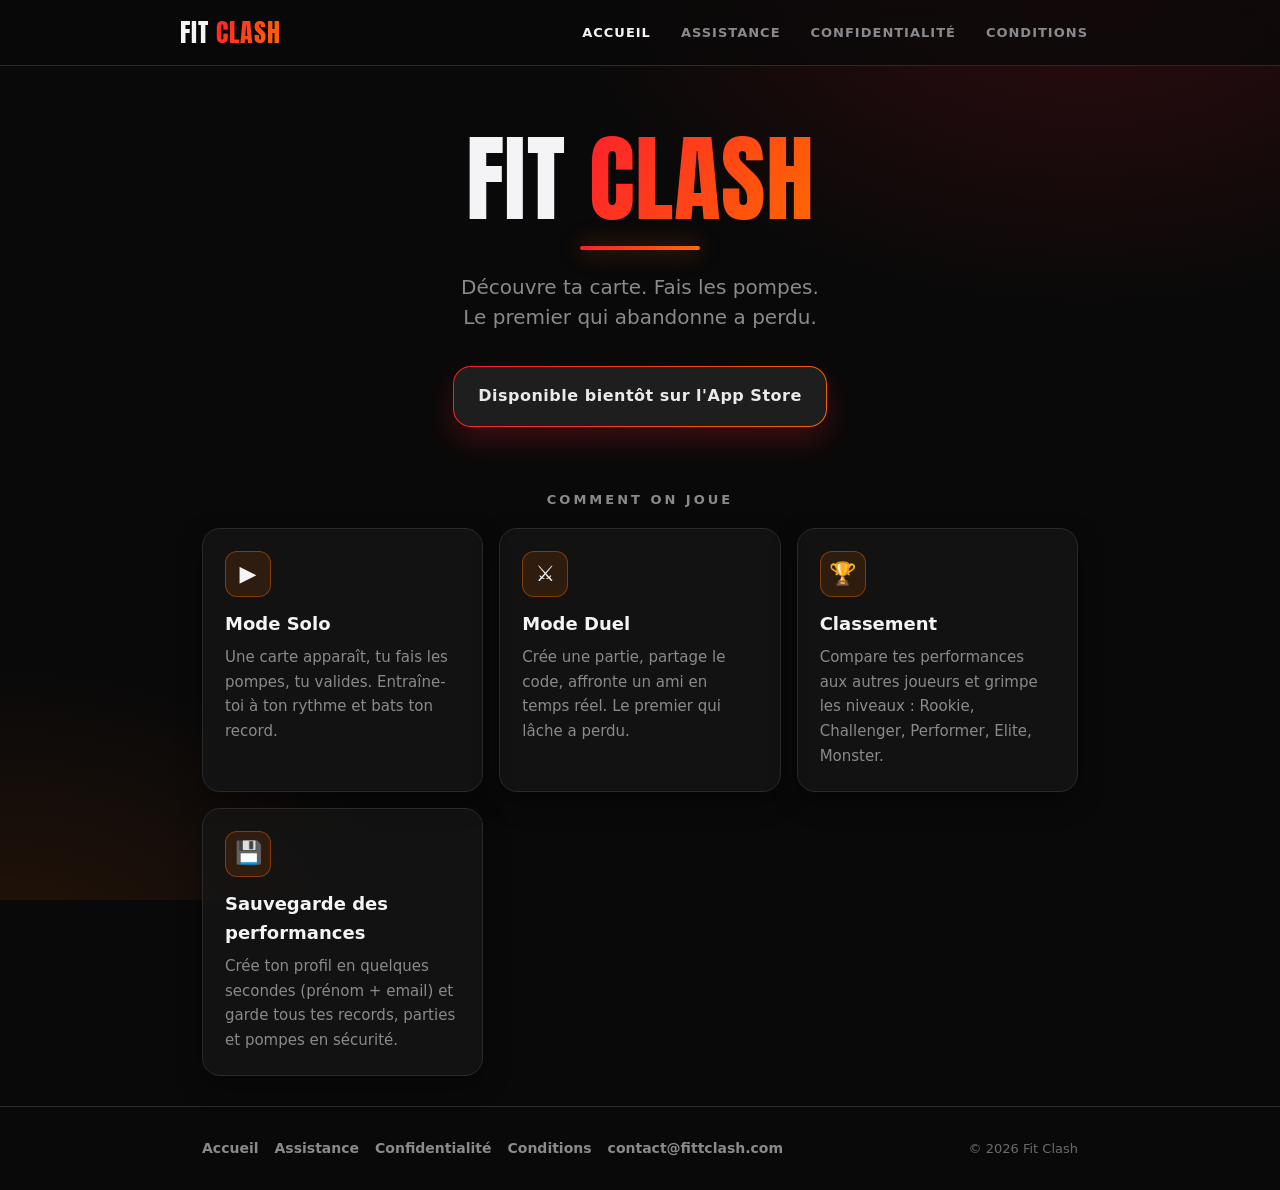
<file: index.html>
<!doctype html>
<html lang="fr">
<head>
  <meta charset="utf-8" />
  <meta name="viewport" content="width=device-width, initial-scale=1" />
  <title>Fit Clash — Le jeu de cartes des pompes</title>
  <meta name="description" content="Fit Clash : découvre ta carte, fais les pompes, le premier qui abandonne a perdu. Mode solo, mode duel, classement et sauvegarde des performances. Bientôt sur l'App Store." />
  <meta name="theme-color" content="#090909" />
  <link rel="canonical" href="https://fittclash.com/" />
  <meta property="og:title" content="Fit Clash" />
  <meta property="og:description" content="Découvre ta carte. Fais les pompes. Le premier qui abandonne a perdu." />
  <meta property="og:type" content="website" />
  <meta property="og:url" content="https://fittclash.com/" />
  <link rel="icon" type="image/png" href="/favicon.png" />
  <link rel="stylesheet" href="/styles.css" />
</head>
<body>
  <header class="site-header">
    <div class="container nav">
      <a class="logo display" href="/"><span class="a">FIT</span> <span class="grad-text">CLASH</span></a>
      <nav class="nav-links">
        <a href="/" class="active">Accueil</a>
        <a href="/support">Assistance</a>
        <a href="/privacy">Confidentialité</a>
        <a href="/terms">Conditions</a>
      </nav>
    </div>
  </header>

  <main>
    <section class="hero">
      <div class="container">
        <h1 class="display"><span class="a">FIT</span> <span class="grad-text">CLASH</span></h1>
        <div class="underline"></div>
        <p class="slogan">Découvre ta carte. Fais les pompes.<br />Le premier qui abandonne a perdu.</p>
        <div class="btn-row">
          <span class="btn coming"> Disponible bientôt sur l'App Store</span>
        </div>
      </div>
    </section>

    <section class="section">
      <div class="container">
        <h2 class="section-title">Comment on joue</h2>
        <div class="grid">
          <div class="card">
            <div class="ic">▶️</div>
            <h3>Mode Solo</h3>
            <p>Une carte apparaît, tu fais les pompes, tu valides. Entraîne-toi à ton rythme et bats ton record.</p>
          </div>
          <div class="card">
            <div class="ic">⚔️</div>
            <h3>Mode Duel</h3>
            <p>Crée une partie, partage le code, affronte un ami en temps réel. Le premier qui lâche a perdu.</p>
          </div>
          <div class="card">
            <div class="ic">🏆</div>
            <h3>Classement</h3>
            <p>Compare tes performances aux autres joueurs et grimpe les niveaux : Rookie, Challenger, Performer, Elite, Monster.</p>
          </div>
          <div class="card">
            <div class="ic">💾</div>
            <h3>Sauvegarde des performances</h3>
            <p>Crée ton profil en quelques secondes (prénom + email) et garde tous tes records, parties et pompes en sécurité.</p>
          </div>
        </div>
      </div>
    </section>
  </main>

  <footer class="site-footer">
    <div class="container footer-inner">
      <div class="footer-links">
        <a href="/">Accueil</a>
        <a href="/support">Assistance</a>
        <a href="/privacy">Confidentialité</a>
        <a href="/terms">Conditions</a>
        <a href="mailto:contact@fittclash.com">contact@fittclash.com</a>
      </div>
      <div class="copy">© 2026 Fit Clash</div>
    </div>
  </footer>
</body>
</html>
</file>
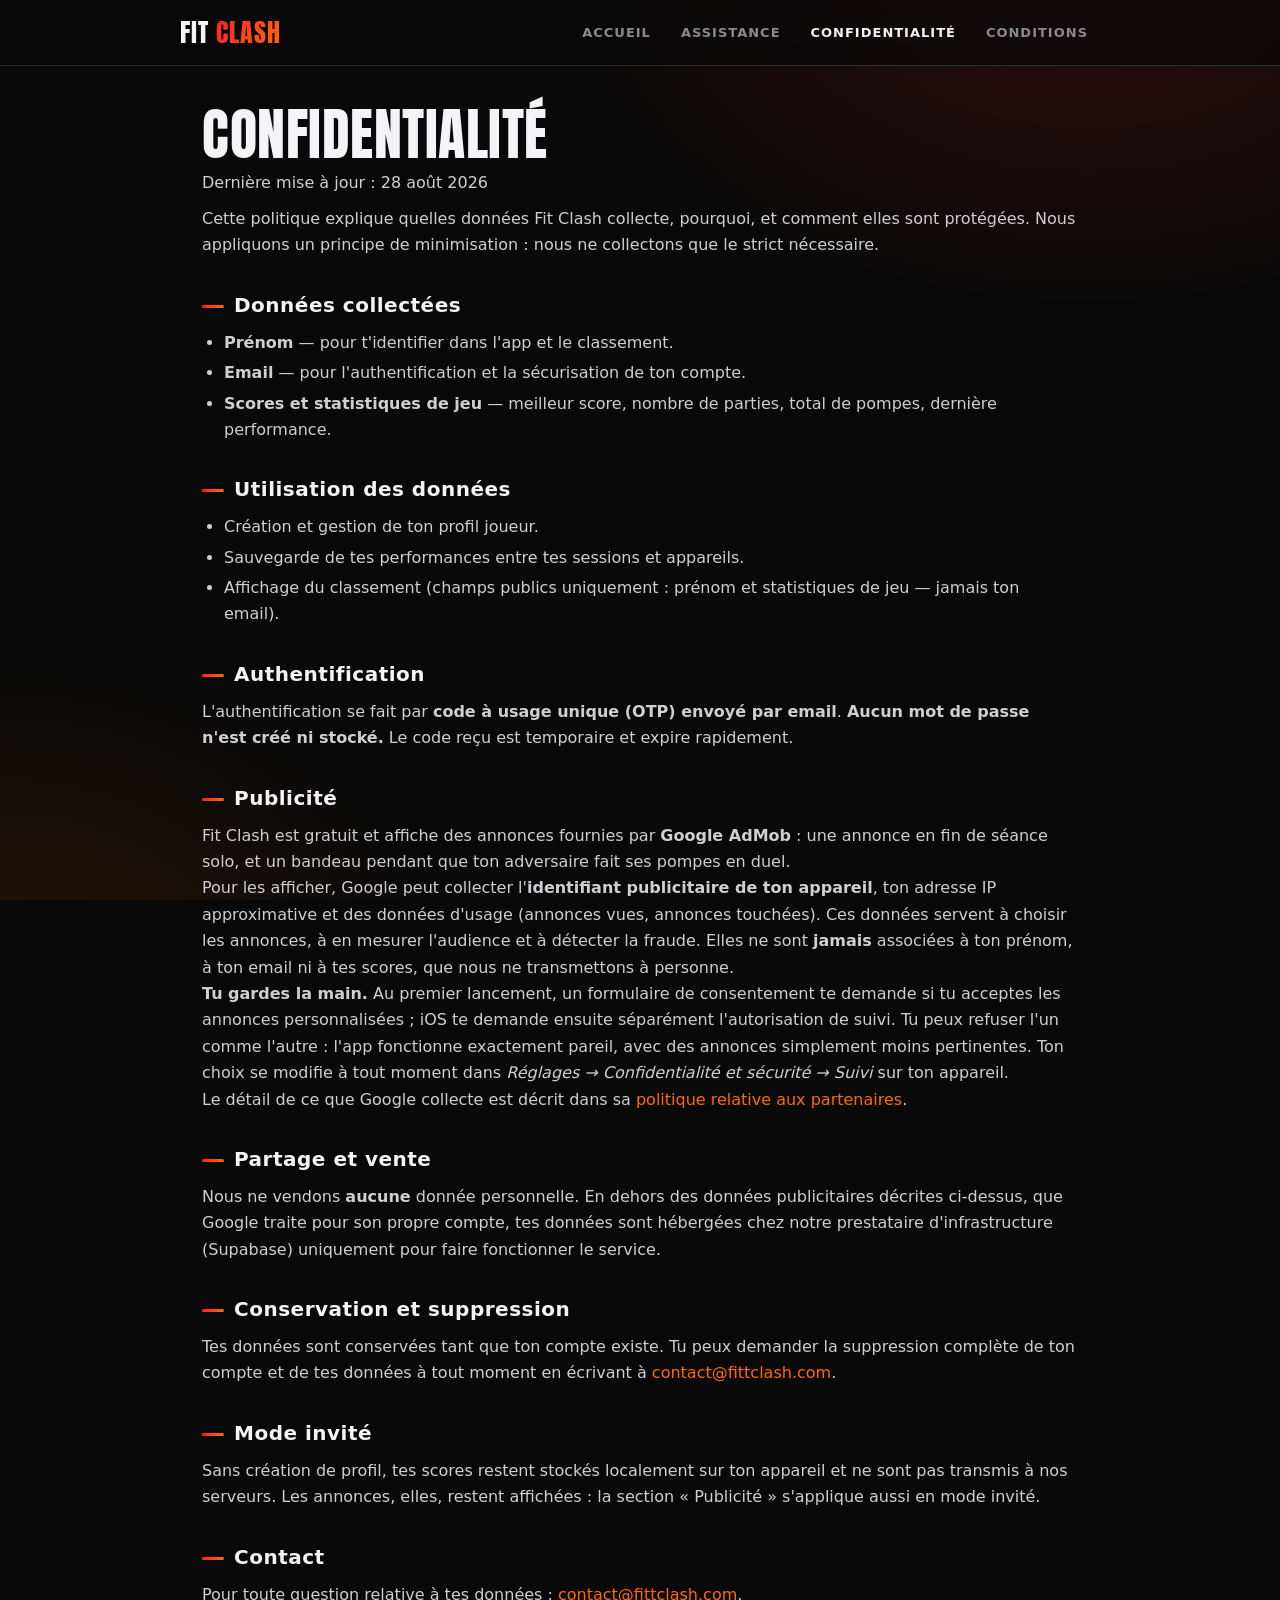
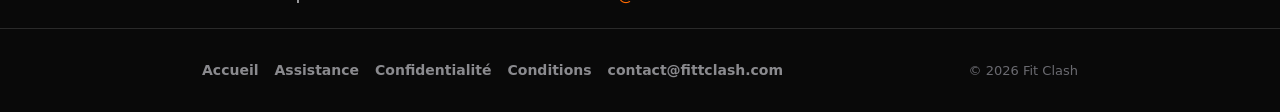
<file: privacy/index.html>
<!doctype html>
<html lang="fr">
<head>
  <meta charset="utf-8" />
  <meta name="viewport" content="width=device-width, initial-scale=1" />
  <title>Politique de confidentialité — Fit Clash</title>
  <meta name="description" content="Politique de confidentialité de Fit Clash : données collectées (prénom, email, scores), authentification par code email OTP, aucun mot de passe stocké, aucune vente de données." />
  <meta name="theme-color" content="#090909" />
  <link rel="canonical" href="https://fittclash.com/privacy" />
  <link rel="icon" type="image/png" href="/favicon.png" />
  <link rel="stylesheet" href="/styles.css" />
</head>
<body>
  <header class="site-header">
    <div class="container nav">
      <a class="logo display" href="/"><span class="a">FIT</span> <span class="grad-text">CLASH</span></a>
      <nav class="nav-links">
        <a href="/">Accueil</a>
        <a href="/support">Assistance</a>
        <a href="/privacy" class="active">Confidentialité</a>
        <a href="/terms">Conditions</a>
      </nav>
    </div>
  </header>

  <main class="page">
    <div class="container">
      <h1 class="display">Confidentialité</h1>
      <p class="updated">Dernière mise à jour : 28 août 2026</p>
      <p class="lead">Cette politique explique quelles données Fit Clash collecte, pourquoi, et comment elles sont protégées. Nous appliquons un principe de minimisation : nous ne collectons que le strict nécessaire.</p>

      <h2><span class="bar"></span>Données collectées</h2>
      <ul>
        <li><strong>Prénom</strong> — pour t'identifier dans l'app et le classement.</li>
        <li><strong>Email</strong> — pour l'authentification et la sécurisation de ton compte.</li>
        <li><strong>Scores et statistiques de jeu</strong> — meilleur score, nombre de parties, total de pompes, dernière performance.</li>
      </ul>

      <h2><span class="bar"></span>Utilisation des données</h2>
      <ul>
        <li>Création et gestion de ton profil joueur.</li>
        <li>Sauvegarde de tes performances entre tes sessions et appareils.</li>
        <li>Affichage du classement (champs publics uniquement : prénom et statistiques de jeu — jamais ton email).</li>
      </ul>

      <h2><span class="bar"></span>Authentification</h2>
      <p>L'authentification se fait par <strong>code à usage unique (OTP) envoyé par email</strong>. <strong>Aucun mot de passe n'est créé ni stocké.</strong> Le code reçu est temporaire et expire rapidement.</p>

      <h2><span class="bar"></span>Publicité</h2>
      <p>Fit Clash est gratuit et affiche des annonces fournies par <strong>Google AdMob</strong> : une annonce en fin de séance solo, et un bandeau pendant que ton adversaire fait ses pompes en duel.</p>
      <p>Pour les afficher, Google peut collecter l'<strong>identifiant publicitaire de ton appareil</strong>, ton adresse IP approximative et des données d'usage (annonces vues, annonces touchées). Ces données servent à choisir les annonces, à en mesurer l'audience et à détecter la fraude. Elles ne sont <strong>jamais</strong> associées à ton prénom, à ton email ni à tes scores, que nous ne transmettons à personne.</p>
      <p><strong>Tu gardes la main.</strong> Au premier lancement, un formulaire de consentement te demande si tu acceptes les annonces personnalisées ; iOS te demande ensuite séparément l'autorisation de suivi. Tu peux refuser l'un comme l'autre : l'app fonctionne exactement pareil, avec des annonces simplement moins pertinentes. Ton choix se modifie à tout moment dans <em>Réglages → Confidentialité et sécurité → Suivi</em> sur ton appareil.</p>
      <p>Le détail de ce que Google collecte est décrit dans sa <a href="https://policies.google.com/technologies/partner-sites" rel="noopener">politique relative aux partenaires</a>.</p>

      <h2><span class="bar"></span>Partage et vente</h2>
      <p>Nous ne vendons <strong>aucune</strong> donnée personnelle. En dehors des données publicitaires décrites ci-dessus, que Google traite pour son propre compte, tes données sont hébergées chez notre prestataire d'infrastructure (Supabase) uniquement pour faire fonctionner le service.</p>

      <h2><span class="bar"></span>Conservation et suppression</h2>
      <p>Tes données sont conservées tant que ton compte existe. Tu peux demander la suppression complète de ton compte et de tes données à tout moment en écrivant à <a href="mailto:contact@fittclash.com">contact@fittclash.com</a>.</p>

      <h2><span class="bar"></span>Mode invité</h2>
      <p>Sans création de profil, tes scores restent stockés localement sur ton appareil et ne sont pas transmis à nos serveurs. Les annonces, elles, restent affichées : la section « Publicité » s'applique aussi en mode invité.</p>

      <h2><span class="bar"></span>Contact</h2>
      <p>Pour toute question relative à tes données : <a href="mailto:contact@fittclash.com">contact@fittclash.com</a>.</p>
    </div>
  </main>

  <footer class="site-footer">
    <div class="container footer-inner">
      <div class="footer-links">
        <a href="/">Accueil</a>
        <a href="/support">Assistance</a>
        <a href="/privacy">Confidentialité</a>
        <a href="/terms">Conditions</a>
        <a href="mailto:contact@fittclash.com">contact@fittclash.com</a>
      </div>
      <div class="copy">© 2026 Fit Clash</div>
    </div>
  </footer>
</body>
</html>
</file>
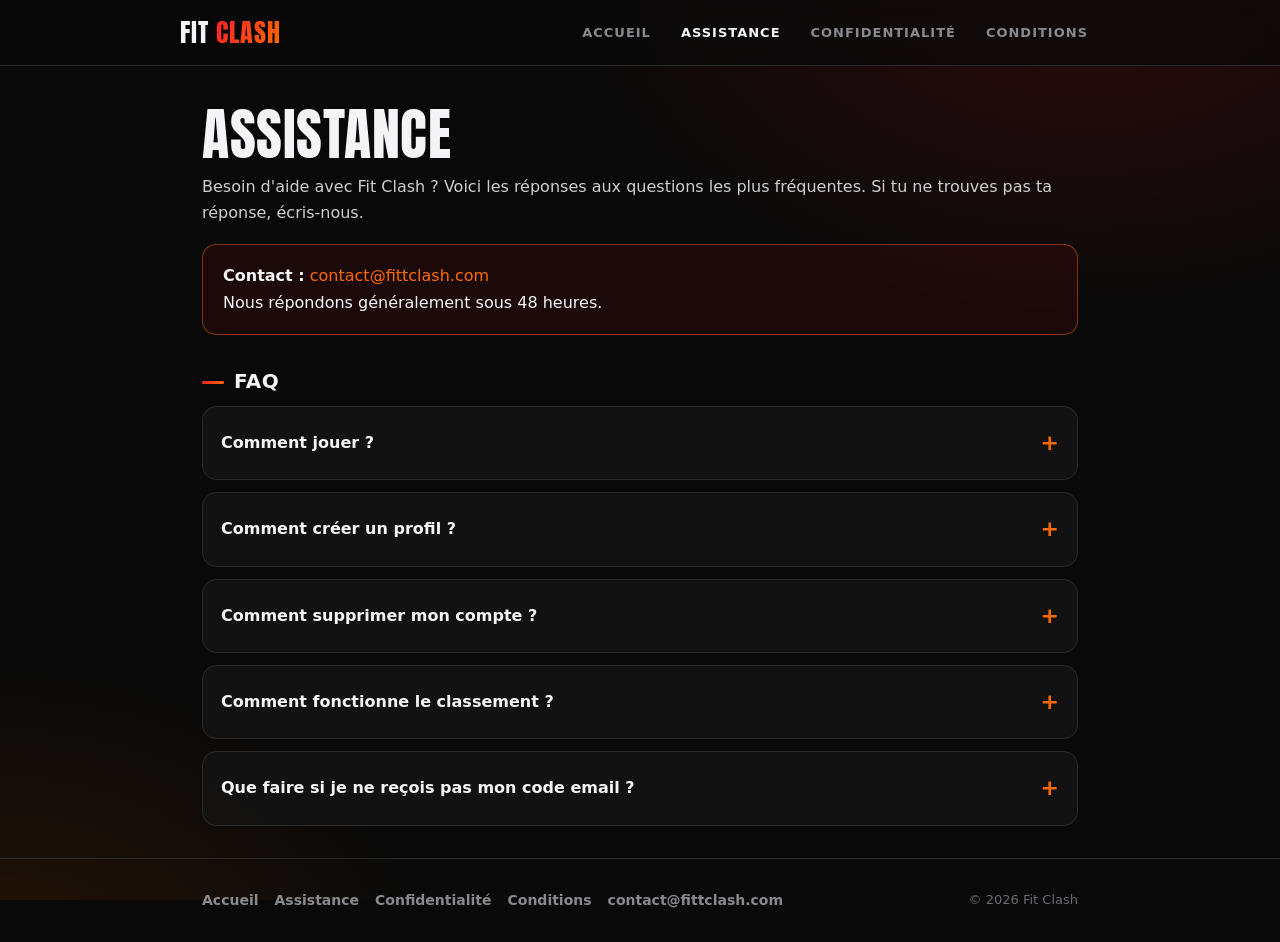
<file: support/index.html>
<!doctype html>
<html lang="fr">
<head>
  <meta charset="utf-8" />
  <meta name="viewport" content="width=device-width, initial-scale=1" />
  <title>Assistance — Fit Clash</title>
  <meta name="description" content="Aide et FAQ Fit Clash : comment jouer, créer un profil, supprimer son compte, fonctionnement du classement et code email OTP. Contact : contact@fittclash.com" />
  <meta name="theme-color" content="#090909" />
  <link rel="canonical" href="https://fittclash.com/support" />
  <link rel="icon" type="image/png" href="/favicon.png" />
  <link rel="stylesheet" href="/styles.css" />
</head>
<body>
  <header class="site-header">
    <div class="container nav">
      <a class="logo display" href="/"><span class="a">FIT</span> <span class="grad-text">CLASH</span></a>
      <nav class="nav-links">
        <a href="/">Accueil</a>
        <a href="/support" class="active">Assistance</a>
        <a href="/privacy">Confidentialité</a>
        <a href="/terms">Conditions</a>
      </nav>
    </div>
  </header>

  <main class="page">
    <div class="container">
      <h1 class="display">Assistance</h1>
      <p class="lead">Besoin d'aide avec Fit Clash ? Voici les réponses aux questions les plus fréquentes. Si tu ne trouves pas ta réponse, écris-nous.</p>

      <div class="contact-box">
        <strong>Contact :</strong> <a href="mailto:contact@fittclash.com">contact@fittclash.com</a><br />
        Nous répondons généralement sous 48 heures.
      </div>

      <h2><span class="bar"></span>FAQ</h2>

      <details>
        <summary>Comment jouer ?</summary>
        <p>Lance une partie en mode Solo ou Duel. Une carte apparaît à l'écran et indique un nombre de pompes à réaliser. Fais les pompes, puis appuie sur « Validé » : une nouvelle carte apparaît. En mode Duel, les joueurs jouent à tour de rôle ; le premier qui abandonne a perdu.</p>
      </details>

      <details>
        <summary>Comment créer un profil ?</summary>
        <p>Tu peux jouer en invité sans compte. Pour sauvegarder tes scores et apparaître au classement, ouvre « Mon espace » ou « Classement » puis « Créer mon profil » : saisis ton prénom et ton email, reçois un code par email, valide-le, et c'est terminé. Aucun mot de passe n'est demandé.</p>
      </details>

      <details>
        <summary>Comment supprimer mon compte ?</summary>
        <p>Envoie un email à <a href="mailto:contact@fittclash.com">contact@fittclash.com</a> depuis l'adresse associée à ton compte, avec l'objet « Suppression de compte ». Ton profil et toutes les données associées seront supprimés.</p>
      </details>

      <details>
        <summary>Comment fonctionne le classement ?</summary>
        <p>Le classement affiche uniquement de vrais joueurs ayant créé un profil. Il est trié par meilleur score, puis par moyenne de pompes par partie, puis par nombre de parties jouées. Tant que tu n'as pas créé de profil, ton score reste local sur ton appareil.</p>
      </details>

      <details>
        <summary>Que faire si je ne reçois pas mon code email ?</summary>
        <p>Vérifie tes spams/courriers indésirables, et que l'adresse saisie est correcte. Le code expire après un court délai : si tu en demandes un nouveau, utilise toujours le <strong>dernier</strong> code reçu (les précédents deviennent invalides). Si le problème persiste, contacte <a href="mailto:contact@fittclash.com">contact@fittclash.com</a>.</p>
      </details>
    </div>
  </main>

  <footer class="site-footer">
    <div class="container footer-inner">
      <div class="footer-links">
        <a href="/">Accueil</a>
        <a href="/support">Assistance</a>
        <a href="/privacy">Confidentialité</a>
        <a href="/terms">Conditions</a>
        <a href="mailto:contact@fittclash.com">contact@fittclash.com</a>
      </div>
      <div class="copy">© 2026 Fit Clash</div>
    </div>
  </footer>
</body>
</html>
</file>
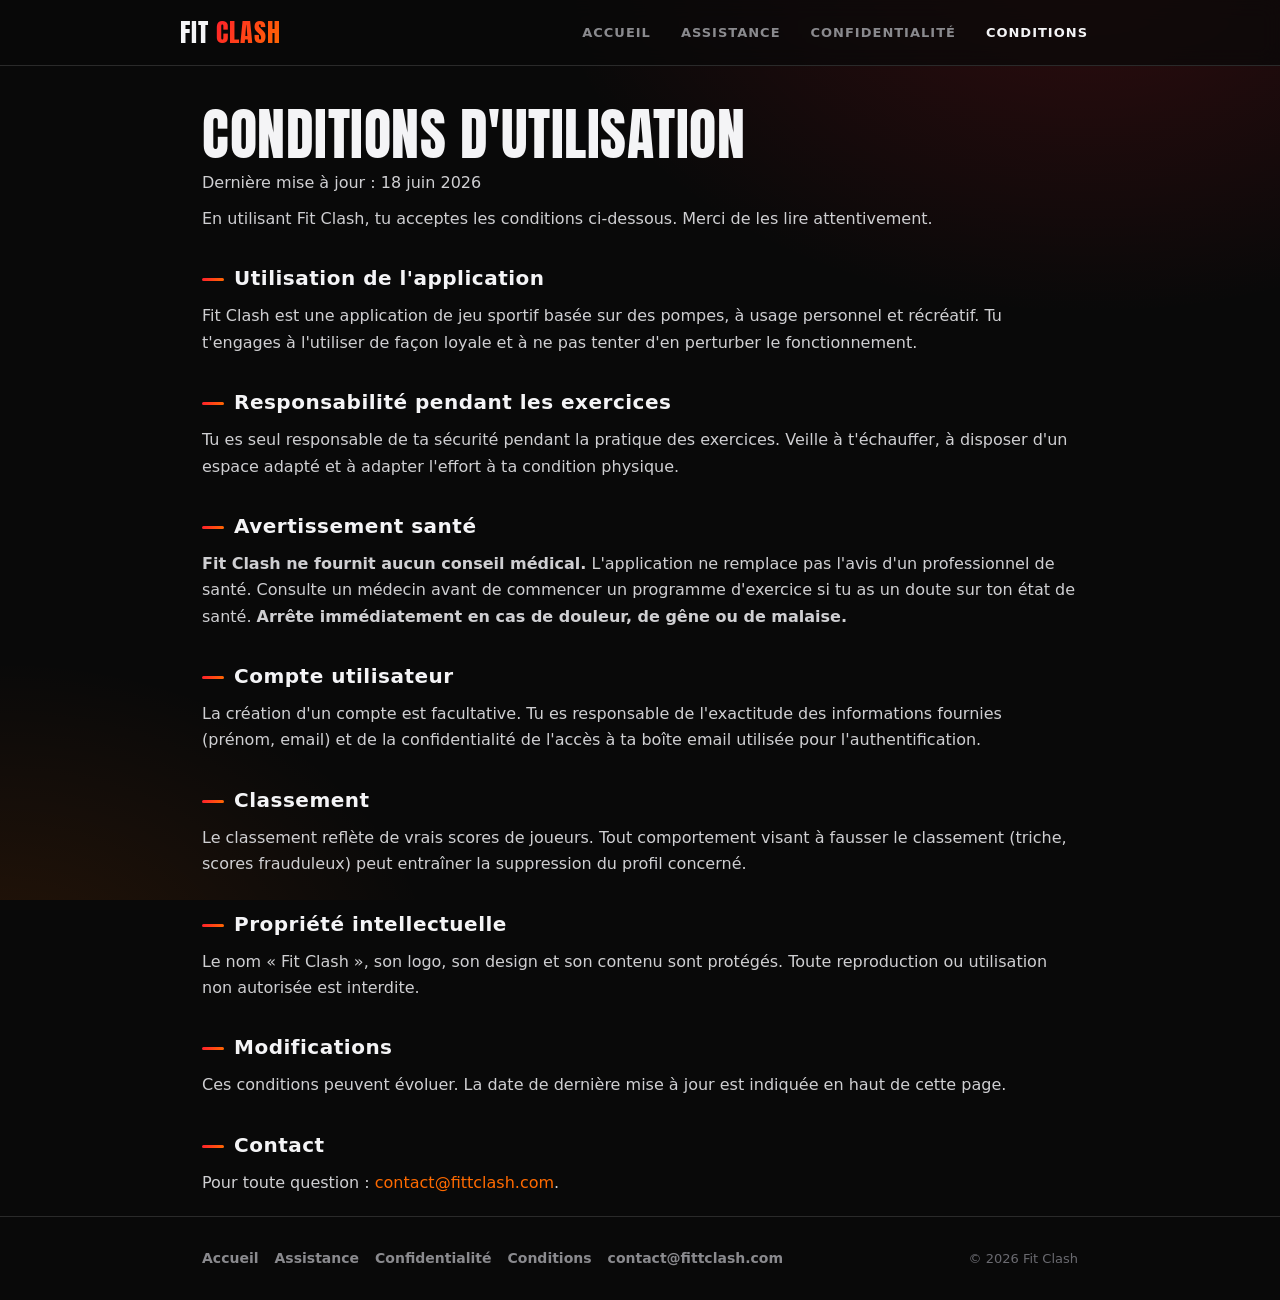
<file: terms/index.html>
<!doctype html>
<html lang="fr">
<head>
  <meta charset="utf-8" />
  <meta name="viewport" content="width=device-width, initial-scale=1" />
  <title>Conditions d'utilisation — Fit Clash</title>
  <meta name="description" content="Conditions d'utilisation de Fit Clash : usage de l'app, responsabilité pendant les exercices, avertissement santé, compte utilisateur, classement et propriété intellectuelle." />
  <meta name="theme-color" content="#090909" />
  <link rel="canonical" href="https://fittclash.com/terms" />
  <link rel="icon" type="image/png" href="/favicon.png" />
  <link rel="stylesheet" href="/styles.css" />
</head>
<body>
  <header class="site-header">
    <div class="container nav">
      <a class="logo display" href="/"><span class="a">FIT</span> <span class="grad-text">CLASH</span></a>
      <nav class="nav-links">
        <a href="/">Accueil</a>
        <a href="/support">Assistance</a>
        <a href="/privacy">Confidentialité</a>
        <a href="/terms" class="active">Conditions</a>
      </nav>
    </div>
  </header>

  <main class="page">
    <div class="container">
      <h1 class="display">Conditions d'utilisation</h1>
      <p class="updated">Dernière mise à jour : 18 juin 2026</p>
      <p class="lead">En utilisant Fit Clash, tu acceptes les conditions ci-dessous. Merci de les lire attentivement.</p>

      <h2><span class="bar"></span>Utilisation de l'application</h2>
      <p>Fit Clash est une application de jeu sportif basée sur des pompes, à usage personnel et récréatif. Tu t'engages à l'utiliser de façon loyale et à ne pas tenter d'en perturber le fonctionnement.</p>

      <h2><span class="bar"></span>Responsabilité pendant les exercices</h2>
      <p>Tu es seul responsable de ta sécurité pendant la pratique des exercices. Veille à t'échauffer, à disposer d'un espace adapté et à adapter l'effort à ta condition physique.</p>

      <h2><span class="bar"></span>Avertissement santé</h2>
      <p><strong>Fit Clash ne fournit aucun conseil médical.</strong> L'application ne remplace pas l'avis d'un professionnel de santé. Consulte un médecin avant de commencer un programme d'exercice si tu as un doute sur ton état de santé. <strong>Arrête immédiatement en cas de douleur, de gêne ou de malaise.</strong></p>

      <h2><span class="bar"></span>Compte utilisateur</h2>
      <p>La création d'un compte est facultative. Tu es responsable de l'exactitude des informations fournies (prénom, email) et de la confidentialité de l'accès à ta boîte email utilisée pour l'authentification.</p>

      <h2><span class="bar"></span>Classement</h2>
      <p>Le classement reflète de vrais scores de joueurs. Tout comportement visant à fausser le classement (triche, scores frauduleux) peut entraîner la suppression du profil concerné.</p>

      <h2><span class="bar"></span>Propriété intellectuelle</h2>
      <p>Le nom « Fit Clash », son logo, son design et son contenu sont protégés. Toute reproduction ou utilisation non autorisée est interdite.</p>

      <h2><span class="bar"></span>Modifications</h2>
      <p>Ces conditions peuvent évoluer. La date de dernière mise à jour est indiquée en haut de cette page.</p>

      <h2><span class="bar"></span>Contact</h2>
      <p>Pour toute question : <a href="mailto:contact@fittclash.com">contact@fittclash.com</a>.</p>
    </div>
  </main>

  <footer class="site-footer">
    <div class="container footer-inner">
      <div class="footer-links">
        <a href="/">Accueil</a>
        <a href="/support">Assistance</a>
        <a href="/privacy">Confidentialité</a>
        <a href="/terms">Conditions</a>
        <a href="mailto:contact@fittclash.com">contact@fittclash.com</a>
      </div>
      <div class="copy">© 2026 Fit Clash</div>
    </div>
  </footer>
</body>
</html>
</file>
<file: styles.css>
/* Fit Clash — site premium (DA ON AIR). Léger, sans dépendance lourde. */
@font-face {
  font-family: 'Anton';
  src: url('/anton.ttf') format('truetype');
  font-weight: 400;
  font-display: swap;
}

:root {
  --ink: #090909;
  --surface: #161616;
  --surface2: #1f1f1f;
  --hairline: #2a2a2a;
  --red: #ff1e2d;
  --orange: #ff6a00;
  --white: #f4f4f6;
  --muted: #8a8a8e;
  --muted2: #6a6a70;
  --grad: linear-gradient(120deg, var(--red), var(--orange));
  --radius: 18px;
}

* { box-sizing: border-box; margin: 0; padding: 0; }
html { scroll-behavior: smooth; -webkit-text-size-adjust: 100%; }

body {
  font-family: system-ui, -apple-system, "Segoe UI", Roboto,
    Inter, Helvetica, Arial, sans-serif;
  color: var(--white);
  line-height: 1.65;
  background:
    radial-gradient(900px 600px at 85% -5%, rgba(255, 30, 45, 0.16), transparent 60%),
    radial-gradient(800px 600px at 0% 110%, rgba(255, 106, 0, 0.12), transparent 55%),
    var(--ink);
  background-attachment: fixed;
  min-height: 100vh;
  display: flex;
  flex-direction: column;
}

/* Police d'affichage (Anton, embarquée localement) + fallback condensé. */
.display {
  font-family: 'Anton', 'Arial Narrow', 'Helvetica Neue Condensed', sans-serif;
  font-weight: 400;
  letter-spacing: 0.5px;
  text-transform: uppercase;
  line-height: 1.02;
}

.grad-text {
  background: var(--grad);
  -webkit-background-clip: text;
  background-clip: text;
  -webkit-text-fill-color: transparent;
  color: transparent;
}

a { color: var(--orange); text-decoration: none; }
a:hover { text-decoration: underline; }

.container { width: 100%; max-width: 920px; margin: 0 auto; padding: 0 22px; }

/* --- Header --- */
.site-header {
  position: sticky; top: 0; z-index: 10;
  backdrop-filter: blur(10px);
  background: rgba(9, 9, 9, 0.72);
  border-bottom: 1px solid var(--hairline);
}
.nav {
  display: flex; align-items: center; justify-content: space-between;
  gap: 16px; padding: 14px 0; flex-wrap: wrap;
}
.logo { font-size: 26px; letter-spacing: 1px; }
.logo .a { color: var(--white); }
.nav-links { display: flex; gap: 6px; flex-wrap: wrap; }
.nav-links a {
  color: var(--muted); font-size: 13px; font-weight: 700;
  letter-spacing: 1px; text-transform: uppercase;
  padding: 8px 12px; border-radius: 12px;
}
.nav-links a:hover { color: var(--white); text-decoration: none; background: rgba(255,255,255,.04); }
.nav-links a.active { color: var(--white); }

/* --- Hero --- */
.hero { padding: 64px 0 32px; text-align: center; }
.hero h1 { font-size: clamp(46px, 12vw, 96px); }
.hero .underline {
  width: 120px; height: 4px; margin: 18px auto 0;
  background: var(--grad); border-radius: 4px;
  box-shadow: 0 0 22px rgba(255, 106, 0, 0.6);
}
.slogan {
  max-width: 620px; margin: 22px auto 0;
  color: var(--muted); font-size: clamp(16px, 2.4vw, 20px); line-height: 1.5;
}

/* --- Boutons --- */
.btn {
  display: inline-flex; align-items: center; gap: 10px;
  font-weight: 800; letter-spacing: 0.5px; font-size: 16px;
  padding: 16px 24px; border-radius: var(--radius);
  border: 1.6px solid transparent;
  background:
    linear-gradient(var(--surface2), var(--surface2)) padding-box,
    var(--grad) border-box;
  color: var(--white);
  box-shadow: 0 14px 30px rgba(255, 30, 45, 0.22);
}
.btn.coming { cursor: default; opacity: 0.96; }
.btn .small { font-weight: 600; color: var(--muted); font-size: 13px; }
.btn-row { margin-top: 34px; display: flex; justify-content: center; }

/* --- Sections / cartes features --- */
.section { padding: 30px 0; }
.section-title {
  font-size: 13px; letter-spacing: 3px; color: var(--muted);
  text-transform: uppercase; font-weight: 800; margin-bottom: 18px; text-align: center;
}
.grid {
  display: grid; gap: 16px;
  grid-template-columns: repeat(auto-fit, minmax(220px, 1fr));
}
.card {
  background: rgba(22, 22, 22, 0.7);
  border: 1px solid var(--hairline);
  border-radius: var(--radius);
  padding: 22px; box-shadow: 0 10px 26px rgba(0, 0, 0, 0.35);
}
.card .ic {
  width: 46px; height: 46px; border-radius: 12px;
  display: grid; place-items: center; font-size: 22px; margin-bottom: 12px;
  background: rgba(255, 106, 0, 0.12);
  border: 1px solid rgba(255, 106, 0, 0.4);
}
.card h3 { font-size: 18px; margin-bottom: 6px; }
.card p { color: var(--muted); font-size: 15px; }

/* --- Contenu texte (support / legal) --- */
.page { padding: 40px 0 20px; }
.page h1 { font-size: clamp(34px, 8vw, 56px); }
.page h2 {
  margin: 30px 0 8px; font-size: 20px; letter-spacing: 0.5px;
}
.page h2 .bar {
  display: inline-block; width: 22px; height: 3px; border-radius: 3px;
  background: var(--grad); margin-right: 10px; vertical-align: middle;
}
.page p, .page li { color: #cfcfd2; font-size: 16px; }
.page ul { margin: 8px 0 8px 22px; }
.page li { margin: 4px 0; }
.updated { color: var(--muted2); font-size: 14px; margin-top: 6px; }
.lead { color: var(--muted); font-size: 17px; margin-top: 10px; }

details {
  background: rgba(22, 22, 22, 0.7);
  border: 1px solid var(--hairline);
  border-radius: 14px; padding: 4px 18px; margin-bottom: 12px;
}
summary {
  cursor: pointer; font-weight: 700; padding: 14px 0; list-style: none;
  display: flex; justify-content: space-between; align-items: center;
}
summary::-webkit-details-marker { display: none; }
summary::after { content: "+"; color: var(--orange); font-size: 22px; font-weight: 700; }
details[open] summary::after { content: "–"; }
details p { padding-bottom: 14px; color: var(--muted); }

.contact-box {
  margin-top: 18px; padding: 18px 20px; border-radius: 14px;
  background: rgba(255, 30, 45, 0.08); border: 1px solid rgba(255, 106, 0, 0.45);
}

/* --- Footer --- */
.site-footer {
  margin-top: auto; border-top: 1px solid var(--hairline);
  padding: 30px 0; color: var(--muted);
}
.footer-inner {
  display: flex; justify-content: space-between; gap: 16px; flex-wrap: wrap;
  align-items: center;
}
.footer-links { display: flex; gap: 16px; flex-wrap: wrap; }
.footer-links a { color: var(--muted); font-size: 14px; font-weight: 600; }
.footer-links a:hover { color: var(--white); text-decoration: none; }
.copy { font-size: 13px; color: var(--muted2); }

@media (max-width: 560px) {
  .nav { justify-content: center; }
  .footer-inner { justify-content: center; text-align: center; }
}
</file>
